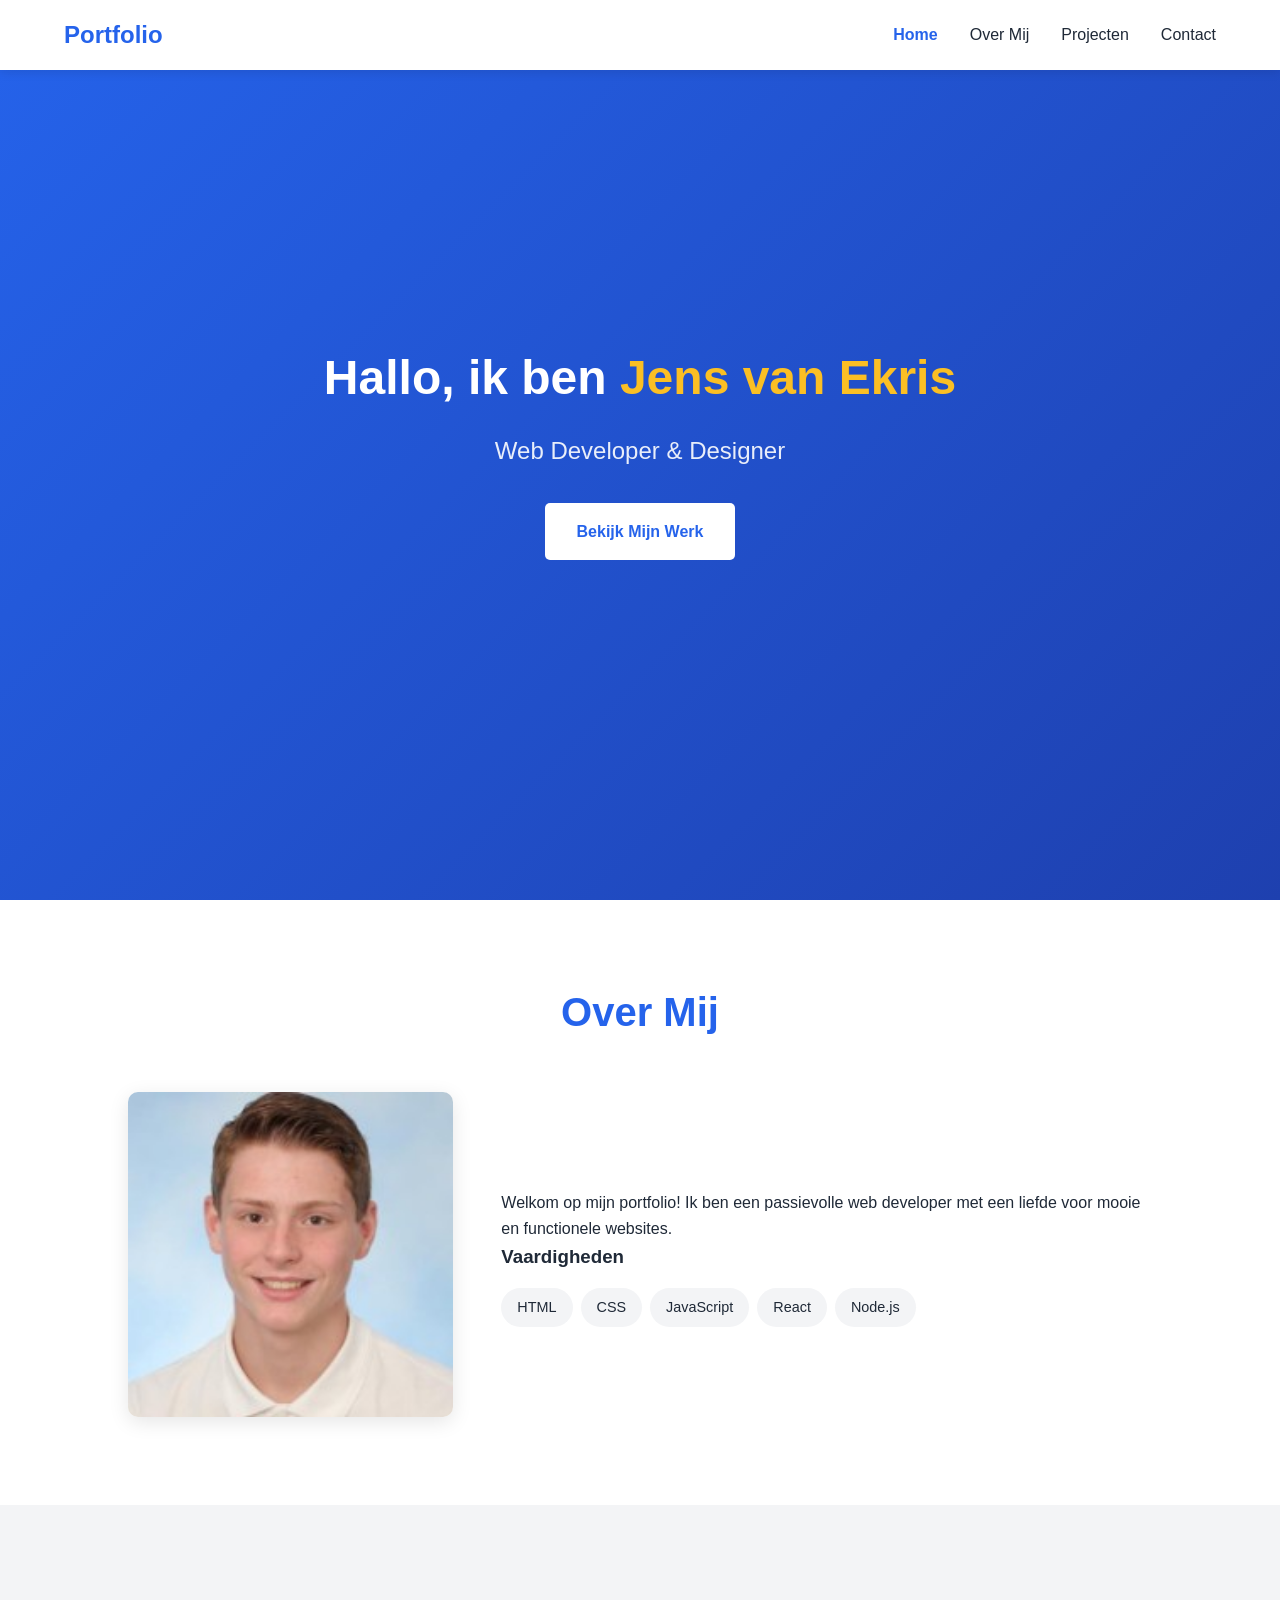
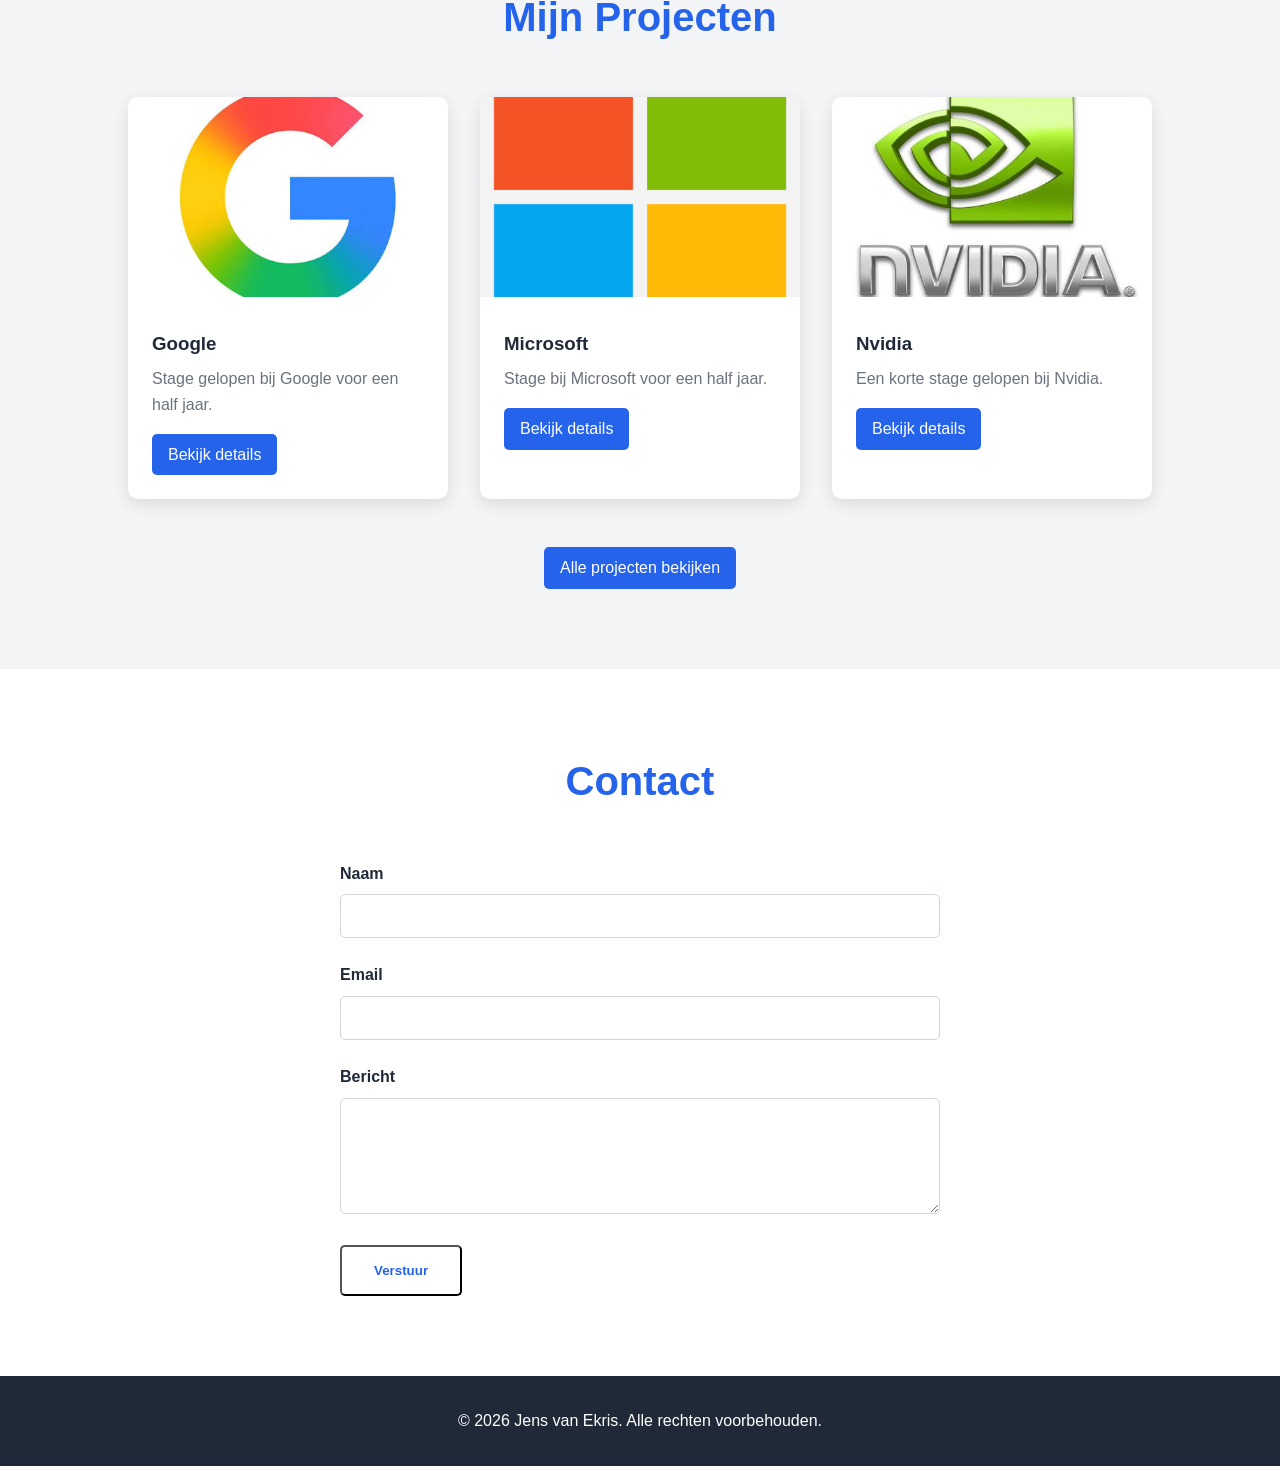
<file: index.html>
<!DOCTYPE html>
<html lang="nl">
<head>
    <meta charset="UTF-8">
    <meta name="viewport" content="width=device-width, initial-scale=1.0">
    <title>Mijn Portfolio</title>
    <link rel="stylesheet" href="css/styles.css">
</head>
<body>
    <header>
        <nav>
            <div class="logo">Portfolio</div>
            <ul class="nav-links">
                <li><a href="#home" aria-current="page">Home</a></li>
                <li><a href="#about">Over Mij</a></li>
                <li><a href="#projects">Projecten</a></li>
                <li><a href="#contact">Contact</a></li>
            </ul>
            <div class="hamburger">
                <span></span>
                <span></span>
                <span></span>
            </div>
        </nav>
    </header>

    <main>
        <section id="home" class="hero">
            <div class="hero-content">
                <h1>Hallo, ik ben <span class="highlight">Jens van Ekris</span></h1>
                <p class="subtitle">Web Developer & Designer</p>
                <a href="projecten.html" class="cta-button">Bekijk Mijn Werk</a>
            </div>
        </section>

        <section id="about" class="about">
            <h2>Over Mij</h2>
            <div class="about-content">
                <div class="about-image">
                    <img src="assets/images/profile.jpeg" alt="Profielfoto">
                </div>
                <div class="about-text">
                    <p>Welkom op mijn portfolio! Ik ben een passievolle web developer met een liefde voor mooie en functionele websites.</p>
                    <div class="skills">
                        <h3>Vaardigheden</h3>
                        <div class="skill-tags">
                            <span class="tag">HTML</span>
                            <span class="tag">CSS</span>
                            <span class="tag">JavaScript</span>
                            <span class="tag">React</span>
                            <span class="tag">Node.js</span>
                        </div>
                    </div>
                </div>
            </div>
        </section>

        <section id="projects" class="projects">
            <h2>Mijn Projecten</h2>
            <div class="project-grid">
                <div class="project-card">
                    <img src="assets/images/project1.jpg" alt="Project 1">
                    <div class="project-info">
                        <h3>Google</h3>
                        <p>Stage gelopen bij Google voor een half jaar.</p>
                        <div class="project-links">
                            <a href="project-google.html" class="btn">Bekijk details</a>
                        </div>
                    </div>
                </div>
                <div class="project-card">
                    <img src="assets/images/project2.png" alt="Project 2">
                    <div class="project-info">
                        <h3>Microsoft</h3>
                        <p>Stage bij Microsoft voor een half jaar.</p>
                        <div class="project-links">
                            <a href="project-microsoft.html" class="btn">Bekijk details</a>
                        </div>
                    </div>
                </div>
                <div class="project-card">
                    <img src="assets/images/project3.jpg" alt="Project 3">
                    <div class="project-info">
                        <h3>Nvidia</h3>
                        <p>Een korte stage gelopen bij Nvidia.</p>
                        <div class="project-links">
                            <a href="project-nvidia.html" class="btn">Bekijk details</a>
                        </div>
                    </div>
                </div>
            </div>

            <p class="projects-footer">
                <a href="projecten.html" class="btn">Alle projecten bekijken</a>
            </p>
        </section>

        <section id="contact" class="contact">
            <h2>Contact</h2>
            <form id="contact-form">
                <div class="form-group">
                    <label for="name">Naam</label>
                    <input type="text" id="name" name="name" required>
                </div>
                <div class="form-group">
                    <label for="email">Email</label>
                    <input type="email" id="email" name="email" required>
                </div>
                <div class="form-group">
                    <label for="message">Bericht</label>
                    <textarea id="message" name="message" rows="5" required></textarea>
                </div>
                <button type="submit" class="cta-button">Verstuur</button>
            </form>
        </section>
    </main>

    <footer>
        <p>&copy; 2026 Jens van Ekris. Alle rechten voorbehouden.</p>

    </footer>

    <script src="js/main.js"></script>
</body>
</html>
</file>
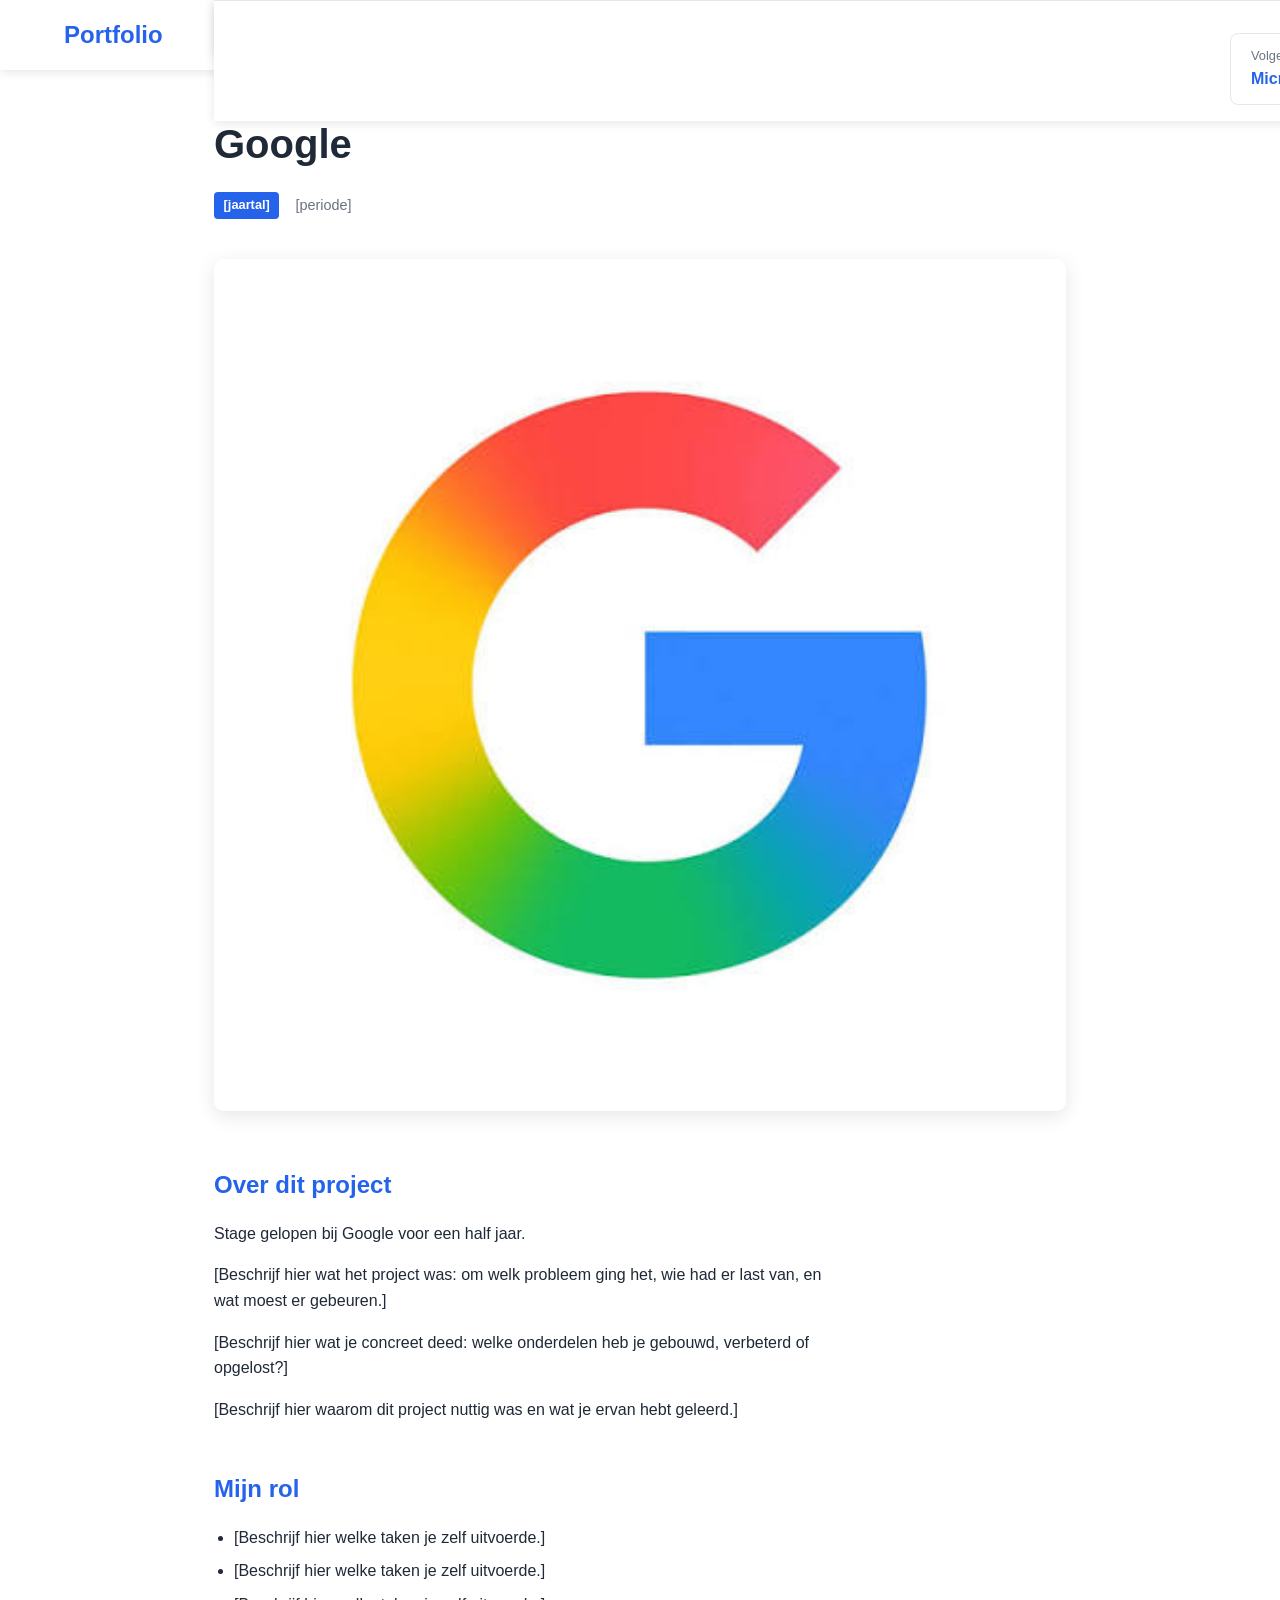
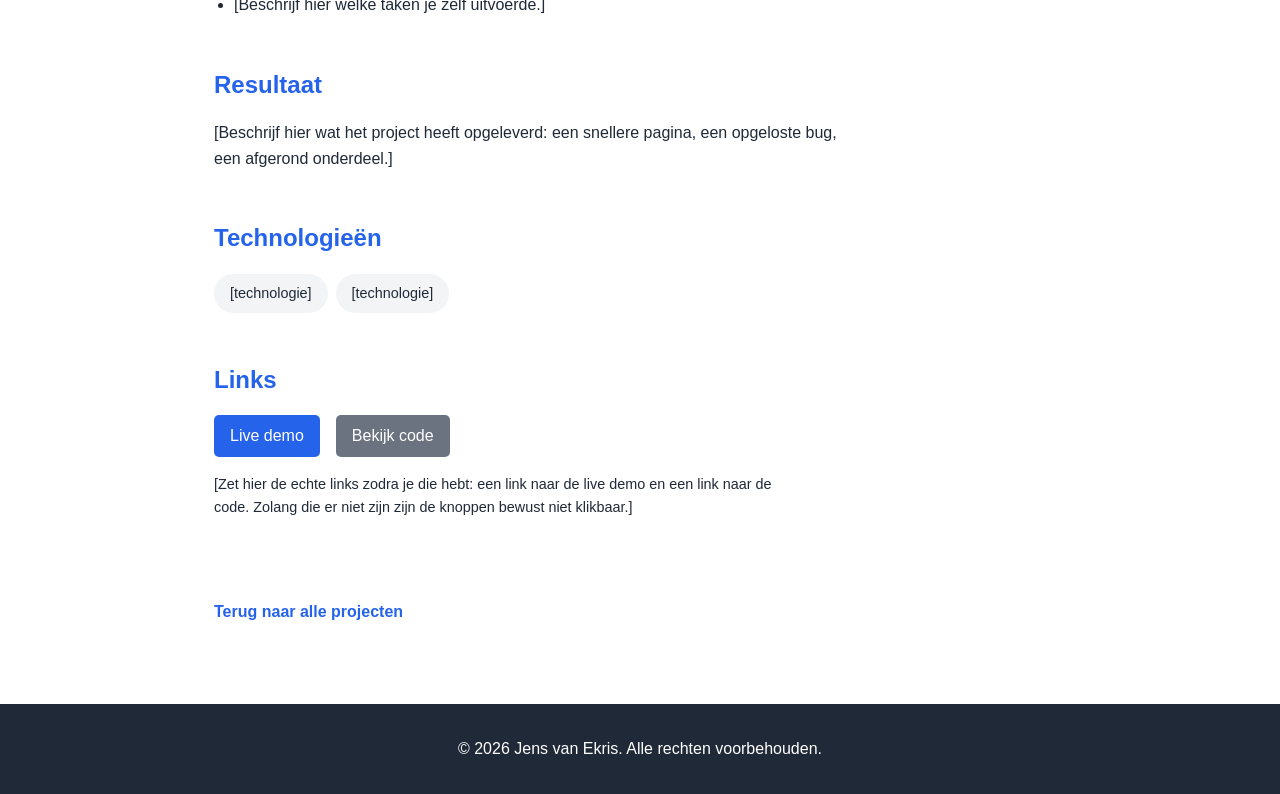
<file: project-google.html>
<!DOCTYPE html>
<html lang="nl">
<head>
    <meta charset="UTF-8">
    <meta name="viewport" content="width=device-width, initial-scale=1.0">
    <title>Google | Jens van Ekris</title>
    <meta name="description" content="Project bij Google van Jens van Ekris.">
    <link rel="stylesheet" href="css/styles.css">
</head>
<body>
    <header>
        <nav>
            <a class="logo" href="index.html">Portfolio</a>
            <ul class="nav-links">
                <li><a href="index.html">Home</a></li>
                <li><a href="index.html#about">Over Mij</a></li>
                <li><a href="projecten.html">Projecten</a></li>
                <li><a href="index.html#contact">Contact</a></li>
            </ul>
            <div class="hamburger">
                <span></span>
                <span></span>
                <span></span>
            </div>
        </nav>
    </header>

    <main>
        <article class="project-detail">
            <nav class="breadcrumb" aria-label="Kruimelpad">
                <a href="index.html">Home</a>
                <span aria-hidden="true">/</span>
                <a href="projecten.html">Projecten</a>
                <span aria-hidden="true">/</span>
                <span aria-current="page">Google</span>
            </nav>

            <header class="detail-header">
                <h1>Google</h1>
                <p class="detail-meta">
                    <span class="year-badge">[jaartal]</span>
                    <span class="detail-period">[periode]</span>
                </p>
            </header>

            <figure class="detail-media">
                <img src="assets/images/project1.jpg" alt="Afbeelding bij het project Google">
            </figure>
        <section class="detail-section">
                <h2>Over dit project</h2>
                <p>Stage gelopen bij Google voor een half jaar.</p>
                <p>[Beschrijf hier wat het project was: om welk probleem ging het, wie had er last van, en wat moest er gebeuren.]</p>
                <p>[Beschrijf hier wat je concreet deed: welke onderdelen heb je gebouwd, verbeterd of opgelost?]</p>
                <p>[Beschrijf hier waarom dit project nuttig was en wat je ervan hebt geleerd.]</p>
            </section>

            <section class="detail-section">
                <h2>Mijn rol</h2>
                <ul>
                    <li>[Beschrijf hier welke taken je zelf uitvoerde.]</li>
                    <li>[Beschrijf hier welke taken je zelf uitvoerde.]</li>
                    <li>[Beschrijf hier welke taken je zelf uitvoerde.]</li>
                </ul>
            </section>

            <section class="detail-section">
                <h2>Resultaat</h2>
                <p>[Beschrijf hier wat het project heeft opgeleverd: een snellere pagina, een opgeloste bug, een afgerond onderdeel.]</p>
            </section>

            <section class="detail-section">
                <h2>Technologieën</h2>
                <div class="tag-list">
                    <span class="tag">[technologie]</span>
                    <span class="tag">[technologie]</span>
                </div>
            </section>

            <section class="detail-section">
                <h2>Links</h2>
                <div class="project-links">
                    <span class="btn">Live demo</span>
                    <span class="btn btn-secondary">Bekijk code</span>
                </div>
                <p class="placeholder-note">[Zet hier de echte links zodra je die hebt: een link naar de live demo en een link naar de code. Zolang die er niet zijn zijn de knoppen bewust niet klikbaar.]</p>
            </section>

            <nav class="detail-pagination" aria-label="Projectnavigatie">
                <a class="pagination-next" href="project-microsoft.html">
                    <span class="pagination-label">Volgend project</span>
                    <span class="pagination-title">Microsoft</span>
                </a>
            </nav>

            <a href="projecten.html" class="back-link">Terug naar alle projecten</a>
        </article>
    </main>

    <footer>
        <p>&copy; 2026 Jens van Ekris. Alle rechten voorbehouden.</p>

    </footer>

    <script src="js/main.js"></script>
</body>
</html>
</file>
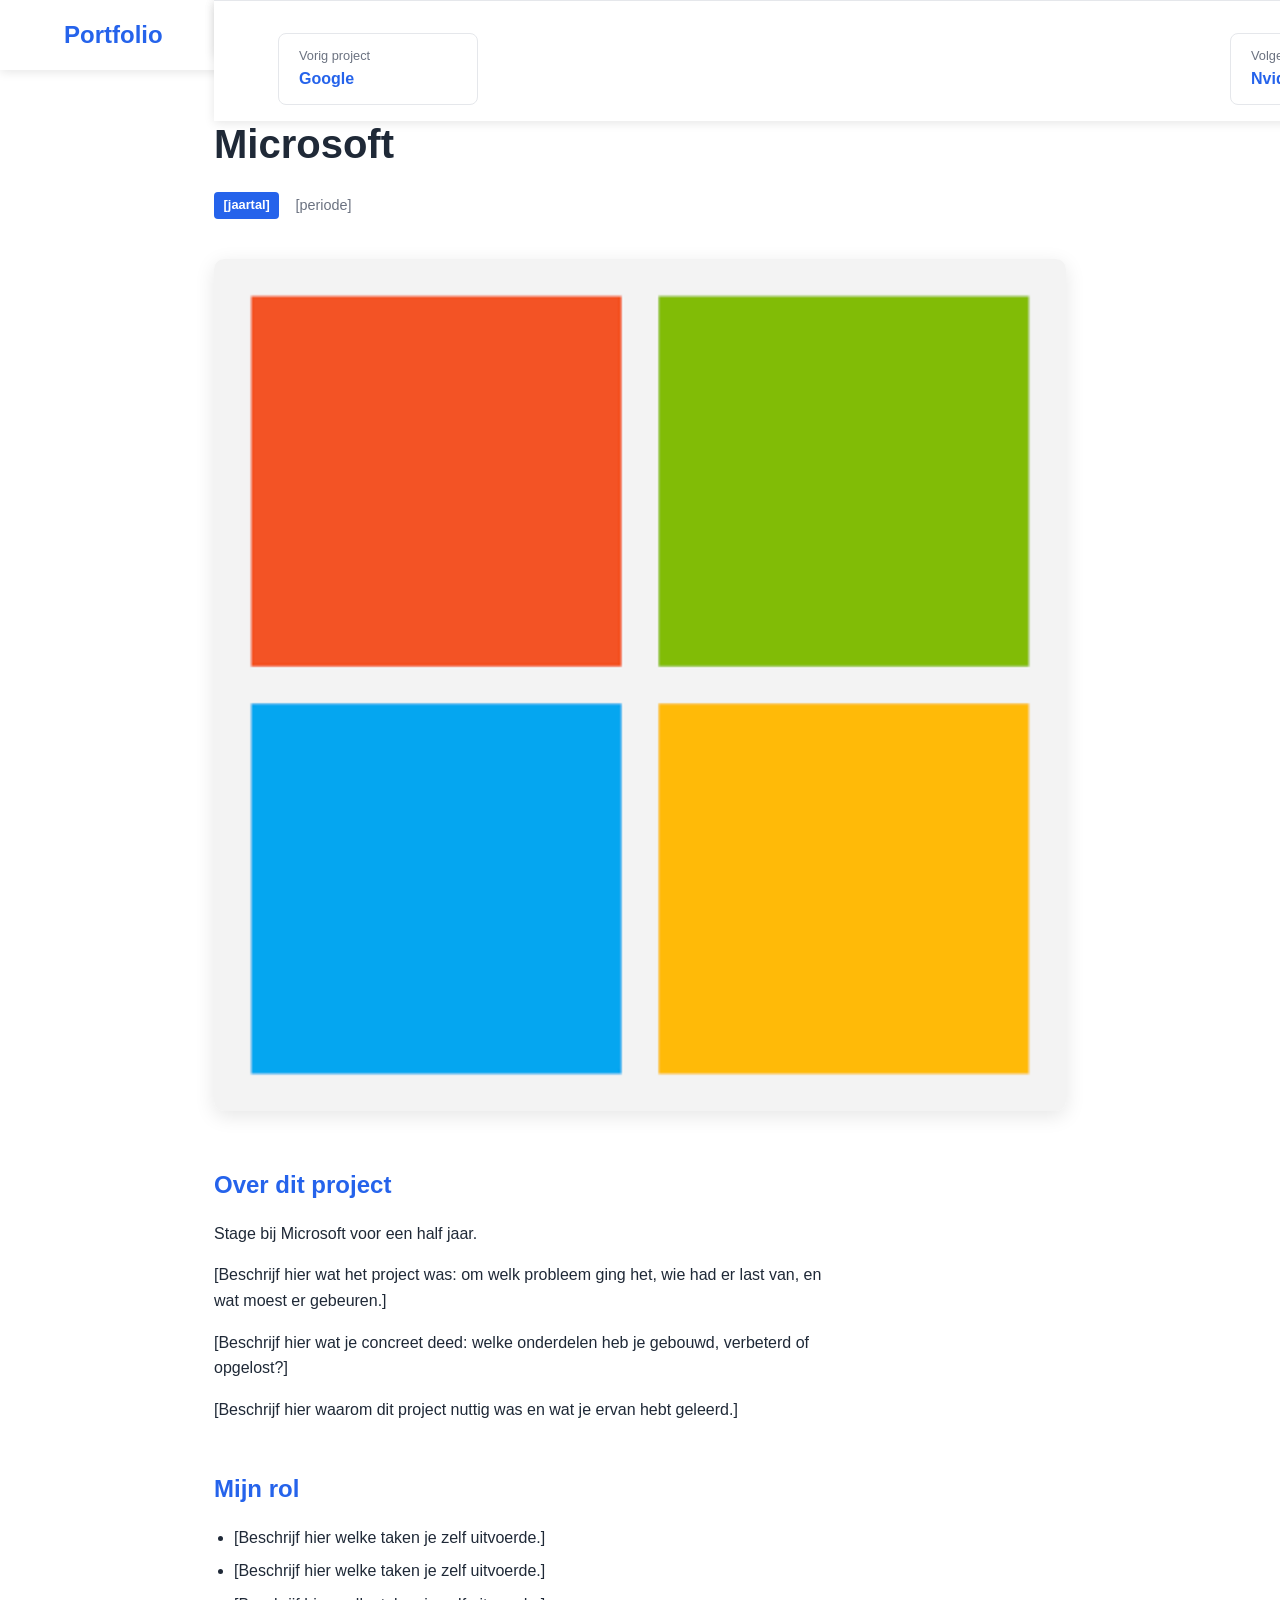
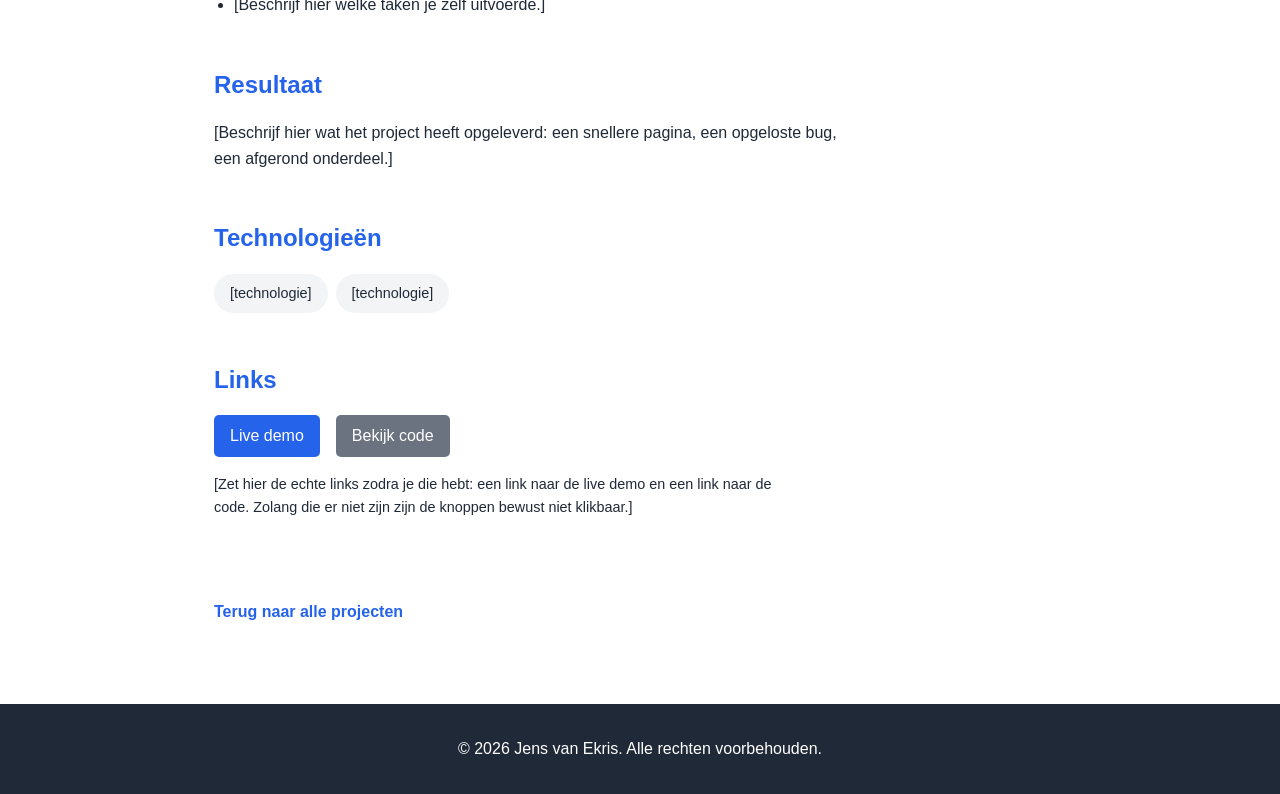
<file: project-microsoft.html>
<!DOCTYPE html>
<html lang="nl">
<head>
    <meta charset="UTF-8">
    <meta name="viewport" content="width=device-width, initial-scale=1.0">
    <title>Microsoft | Jens van Ekris</title>
    <meta name="description" content="Project bij Microsoft van Jens van Ekris.">
    <link rel="stylesheet" href="css/styles.css">
</head>
<body>
    <header>
        <nav>
            <a class="logo" href="index.html">Portfolio</a>
            <ul class="nav-links">
                <li><a href="index.html">Home</a></li>
                <li><a href="index.html#about">Over Mij</a></li>
                <li><a href="projecten.html">Projecten</a></li>
                <li><a href="index.html#contact">Contact</a></li>
            </ul>
            <div class="hamburger">
                <span></span>
                <span></span>
                <span></span>
            </div>
        </nav>
    </header>

    <main>
        <article class="project-detail">
            <nav class="breadcrumb" aria-label="Kruimelpad">
                <a href="index.html">Home</a>
                <span aria-hidden="true">/</span>
                <a href="projecten.html">Projecten</a>
                <span aria-hidden="true">/</span>
                <span aria-current="page">Microsoft</span>
            </nav>

            <header class="detail-header">
                <h1>Microsoft</h1>
                <p class="detail-meta">
                    <span class="year-badge">[jaartal]</span>
                    <span class="detail-period">[periode]</span>
                </p>
            </header>

            <figure class="detail-media">
                <img src="assets/images/project2.png" alt="Afbeelding bij het project Microsoft">
            </figure>
        <section class="detail-section">
                <h2>Over dit project</h2>
                <p>Stage bij Microsoft voor een half jaar.</p>
                <p>[Beschrijf hier wat het project was: om welk probleem ging het, wie had er last van, en wat moest er gebeuren.]</p>
                <p>[Beschrijf hier wat je concreet deed: welke onderdelen heb je gebouwd, verbeterd of opgelost?]</p>
                <p>[Beschrijf hier waarom dit project nuttig was en wat je ervan hebt geleerd.]</p>
            </section>

            <section class="detail-section">
                <h2>Mijn rol</h2>
                <ul>
                    <li>[Beschrijf hier welke taken je zelf uitvoerde.]</li>
                    <li>[Beschrijf hier welke taken je zelf uitvoerde.]</li>
                    <li>[Beschrijf hier welke taken je zelf uitvoerde.]</li>
                </ul>
            </section>

            <section class="detail-section">
                <h2>Resultaat</h2>
                <p>[Beschrijf hier wat het project heeft opgeleverd: een snellere pagina, een opgeloste bug, een afgerond onderdeel.]</p>
            </section>

            <section class="detail-section">
                <h2>Technologieën</h2>
                <div class="tag-list">
                    <span class="tag">[technologie]</span>
                    <span class="tag">[technologie]</span>
                </div>
            </section>

            <section class="detail-section">
                <h2>Links</h2>
                <div class="project-links">
                    <span class="btn">Live demo</span>
                    <span class="btn btn-secondary">Bekijk code</span>
                </div>
                <p class="placeholder-note">[Zet hier de echte links zodra je die hebt: een link naar de live demo en een link naar de code. Zolang die er niet zijn zijn de knoppen bewust niet klikbaar.]</p>
            </section>

            <nav class="detail-pagination" aria-label="Projectnavigatie">
                <a class="pagination-prev" href="project-google.html">
                    <span class="pagination-label">Vorig project</span>
                    <span class="pagination-title">Google</span>
                </a>
                <a class="pagination-next" href="project-nvidia.html">
                    <span class="pagination-label">Volgend project</span>
                    <span class="pagination-title">Nvidia</span>
                </a>
            </nav>

            <a href="projecten.html" class="back-link">Terug naar alle projecten</a>
        </article>
    </main>

    <footer>
        <p>&copy; 2026 Jens van Ekris. Alle rechten voorbehouden.</p>

    </footer>

    <script src="js/main.js"></script>
</body>
</html>
</file>
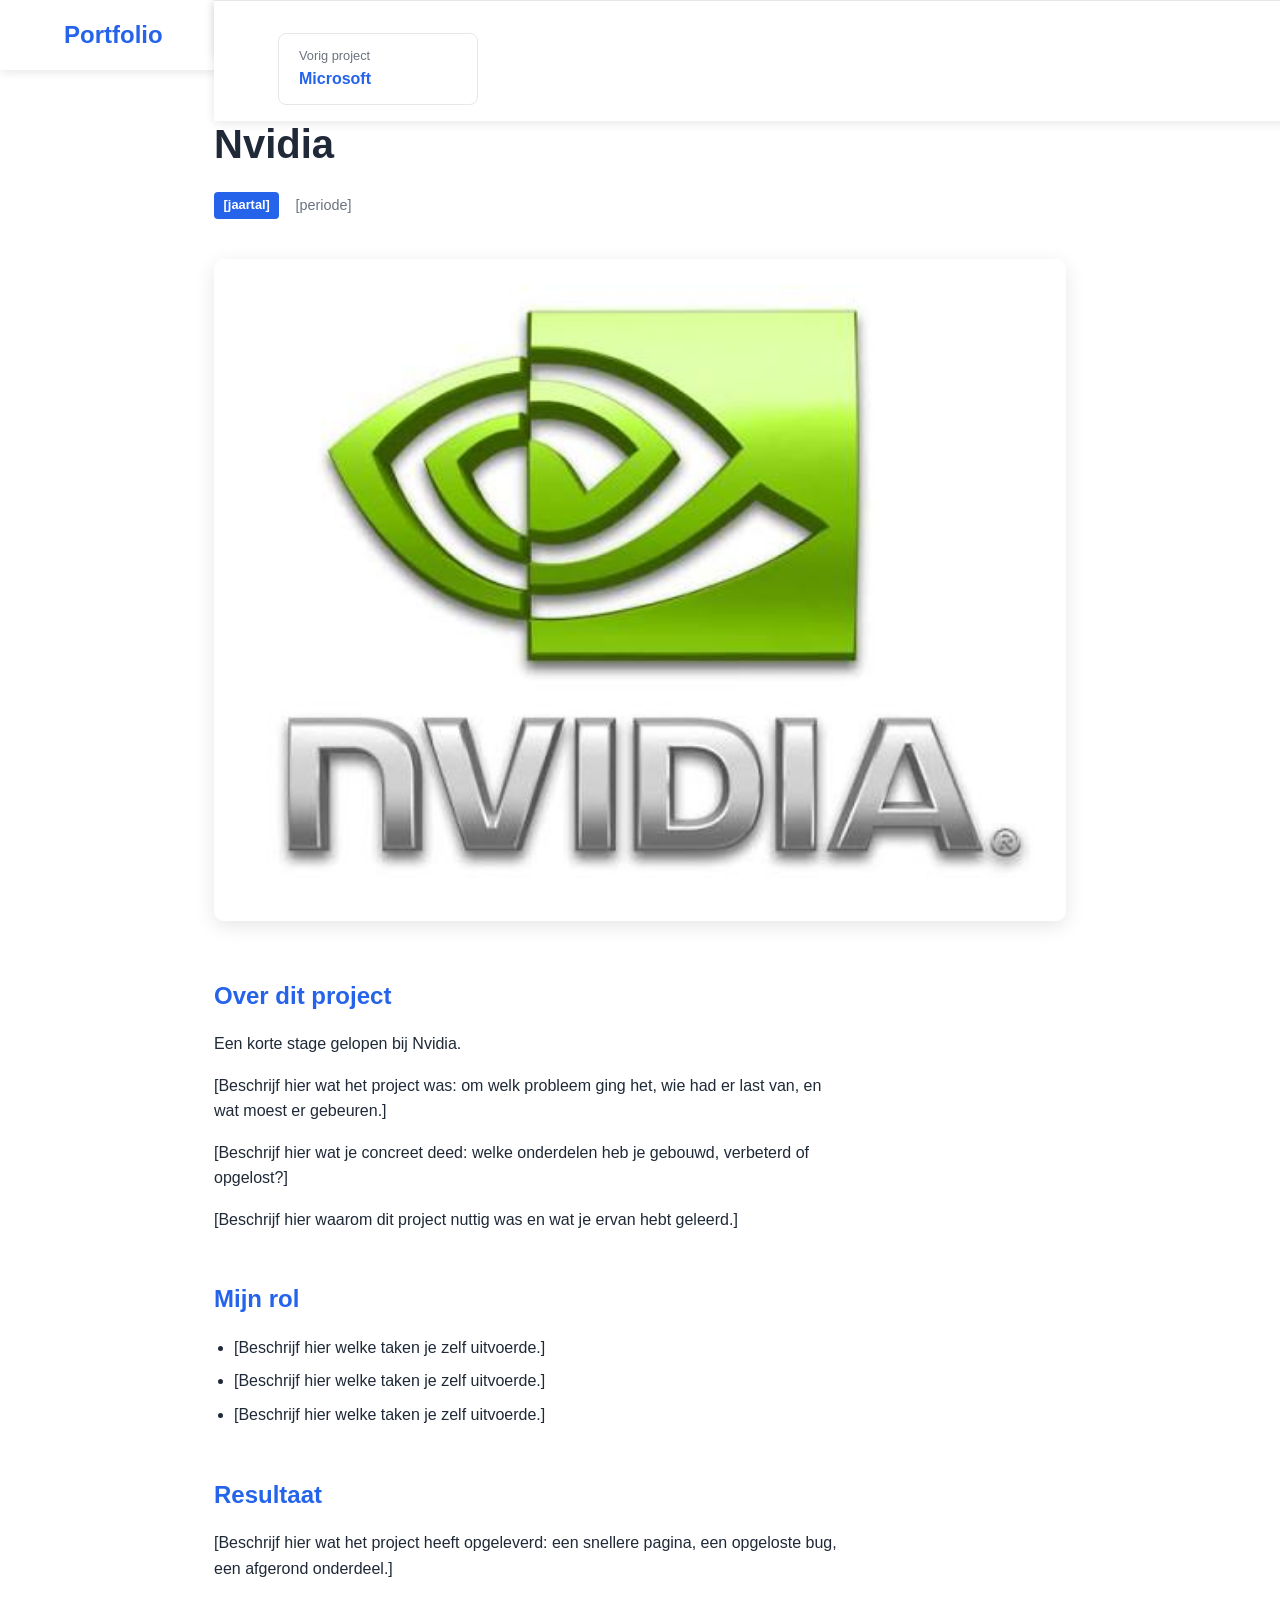
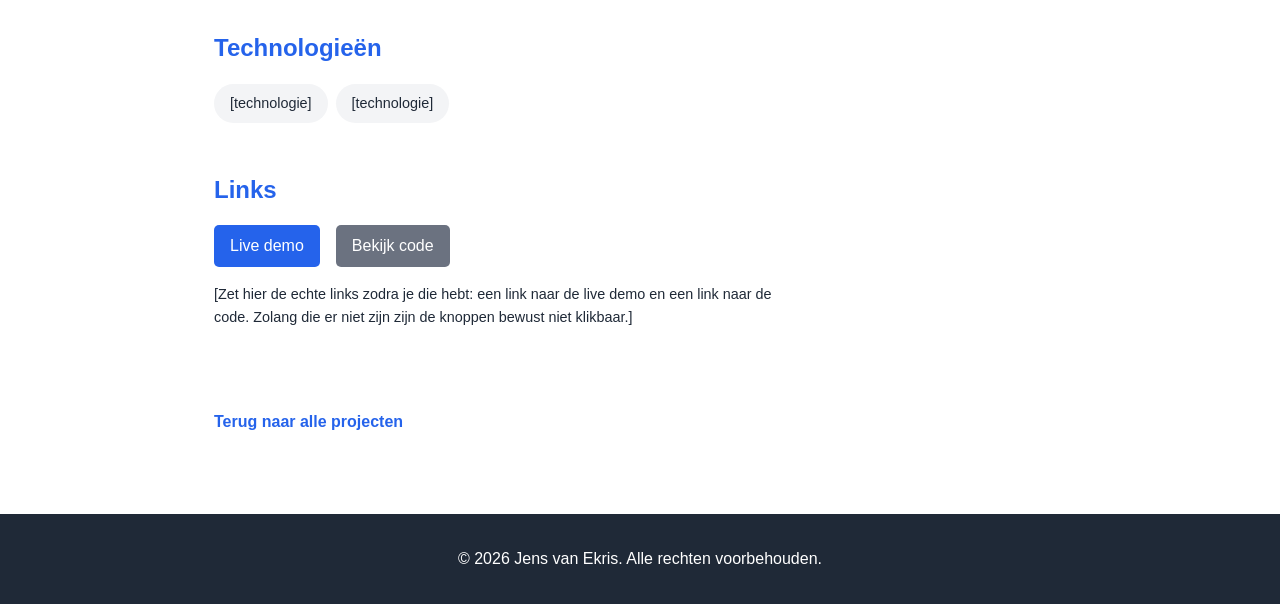
<file: project-nvidia.html>
<!DOCTYPE html>
<html lang="nl">
<head>
    <meta charset="UTF-8">
    <meta name="viewport" content="width=device-width, initial-scale=1.0">
    <title>Nvidia | Jens van Ekris</title>
    <meta name="description" content="Project bij Nvidia van Jens van Ekris.">
    <link rel="stylesheet" href="css/styles.css">
</head>
<body>
    <header>
        <nav>
            <a class="logo" href="index.html">Portfolio</a>
            <ul class="nav-links">
                <li><a href="index.html">Home</a></li>
                <li><a href="index.html#about">Over Mij</a></li>
                <li><a href="projecten.html">Projecten</a></li>
                <li><a href="index.html#contact">Contact</a></li>
            </ul>
            <div class="hamburger">
                <span></span>
                <span></span>
                <span></span>
            </div>
        </nav>
    </header>

    <main>
        <article class="project-detail">
            <nav class="breadcrumb" aria-label="Kruimelpad">
                <a href="index.html">Home</a>
                <span aria-hidden="true">/</span>
                <a href="projecten.html">Projecten</a>
                <span aria-hidden="true">/</span>
                <span aria-current="page">Nvidia</span>
            </nav>

            <header class="detail-header">
                <h1>Nvidia</h1>
                <p class="detail-meta">
                    <span class="year-badge">[jaartal]</span>
                    <span class="detail-period">[periode]</span>
                </p>
            </header>

            <figure class="detail-media">
                <img src="assets/images/project3.jpg" alt="Afbeelding bij het project Nvidia">
            </figure>
        <section class="detail-section">
                <h2>Over dit project</h2>
                <p>Een korte stage gelopen bij Nvidia.</p>
                <p>[Beschrijf hier wat het project was: om welk probleem ging het, wie had er last van, en wat moest er gebeuren.]</p>
                <p>[Beschrijf hier wat je concreet deed: welke onderdelen heb je gebouwd, verbeterd of opgelost?]</p>
                <p>[Beschrijf hier waarom dit project nuttig was en wat je ervan hebt geleerd.]</p>
            </section>

            <section class="detail-section">
                <h2>Mijn rol</h2>
                <ul>
                    <li>[Beschrijf hier welke taken je zelf uitvoerde.]</li>
                    <li>[Beschrijf hier welke taken je zelf uitvoerde.]</li>
                    <li>[Beschrijf hier welke taken je zelf uitvoerde.]</li>
                </ul>
            </section>

            <section class="detail-section">
                <h2>Resultaat</h2>
                <p>[Beschrijf hier wat het project heeft opgeleverd: een snellere pagina, een opgeloste bug, een afgerond onderdeel.]</p>
            </section>

            <section class="detail-section">
                <h2>Technologieën</h2>
                <div class="tag-list">
                    <span class="tag">[technologie]</span>
                    <span class="tag">[technologie]</span>
                </div>
            </section>

            <section class="detail-section">
                <h2>Links</h2>
                <div class="project-links">
                    <span class="btn">Live demo</span>
                    <span class="btn btn-secondary">Bekijk code</span>
                </div>
                <p class="placeholder-note">[Zet hier de echte links zodra je die hebt: een link naar de live demo en een link naar de code. Zolang die er niet zijn zijn de knoppen bewust niet klikbaar.]</p>
            </section>

            <nav class="detail-pagination" aria-label="Projectnavigatie">
                <a class="pagination-prev" href="project-microsoft.html">
                    <span class="pagination-label">Vorig project</span>
                    <span class="pagination-title">Microsoft</span>
                </a>
            </nav>

            <a href="projecten.html" class="back-link">Terug naar alle projecten</a>
        </article>
    </main>

    <footer>
        <p>&copy; 2026 Jens van Ekris. Alle rechten voorbehouden.</p>

    </footer>

    <script src="js/main.js"></script>
</body>
</html>
</file>
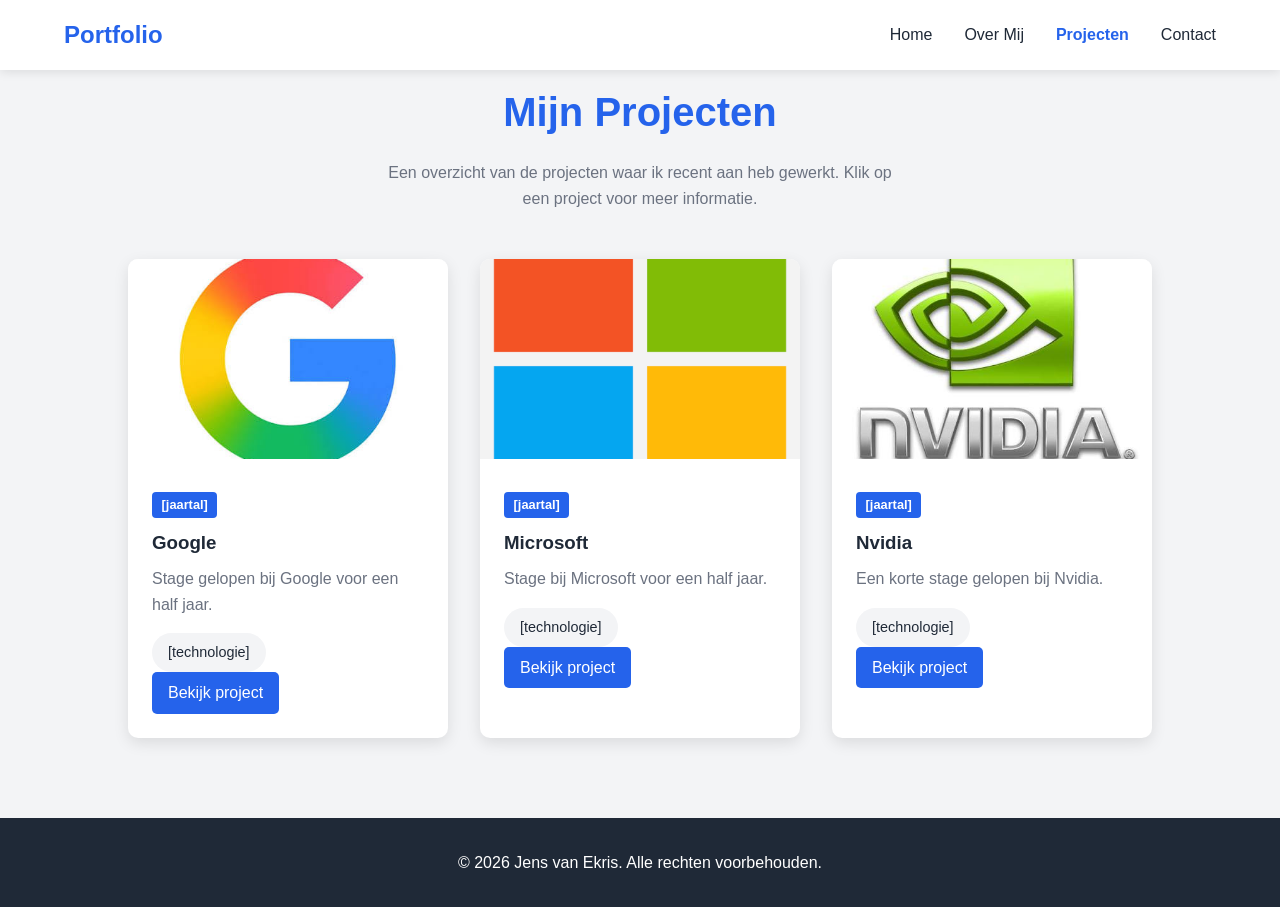
<file: projecten.html>
<!DOCTYPE html>
<html lang="nl">
<head>
    <meta charset="UTF-8">
    <meta name="viewport" content="width=device-width, initial-scale=1.0">
    <title>Projecten | Jens van Ekris</title>
    <meta name="description" content="Overzicht van de projecten waar Jens van Ekris recent aan heeft gewerkt.">
    <link rel="stylesheet" href="css/styles.css">
</head>
<body>
    <header>
        <nav>
            <a class="logo" href="index.html">Portfolio</a>
            <ul class="nav-links">
                <li><a href="index.html">Home</a></li>
                <li><a href="index.html#about">Over Mij</a></li>
                <li><a href="projecten.html" aria-current="page">Projecten</a></li>
                <li><a href="index.html#contact">Contact</a></li>
            </ul>
            <div class="hamburger">
                <span></span>
                <span></span>
                <span></span>
            </div>
        </nav>
    </header>

    <main>
        <section id="projects" class="projects">
            <h2>Mijn Projecten</h2>
            <p class="projects-intro">Een overzicht van de projecten waar ik recent aan heb gewerkt. Klik op een project voor meer informatie.</p>

            <div class="project-grid">
                <a class="project-card" href="project-google.html">
                    <img src="assets/images/project1.jpg" alt="Afbeelding bij het project Google">
                    <div class="project-info">
                        <span class="year-badge">[jaartal]</span>
                        <h3>Google</h3>
                        <p>Stage gelopen bij Google voor een half jaar.</p>
                        <div class="tag-list">
                            <span class="tag">[technologie]</span>
                        </div>
                        <span class="btn">Bekijk project</span>
                    </div>
                </a>

                <a class="project-card" href="project-microsoft.html">
                    <img src="assets/images/project2.png" alt="Afbeelding bij het project Microsoft">
                    <div class="project-info">
                        <span class="year-badge">[jaartal]</span>
                        <h3>Microsoft</h3>
                        <p>Stage bij Microsoft voor een half jaar.</p>
                        <div class="tag-list">
                            <span class="tag">[technologie]</span>
                        </div>
                        <span class="btn">Bekijk project</span>
                    </div>
                </a>

                <a class="project-card" href="project-nvidia.html">
                    <img src="assets/images/project3.jpg" alt="Afbeelding bij het project Nvidia">
                    <div class="project-info">
                        <span class="year-badge">[jaartal]</span>
                        <h3>Nvidia</h3>
                        <p>Een korte stage gelopen bij Nvidia.</p>
                        <div class="tag-list">
                            <span class="tag">[technologie]</span>
                        </div>
                        <span class="btn">Bekijk project</span>
                    </div>
                </a>
            </div>
        </section>
    </main>

    <footer>
        <p>&copy; 2026 Jens van Ekris. Alle rechten voorbehouden.</p>

    </footer>

    <script src="js/main.js"></script>
</body>
</html>
</file>
<file: css/styles.css>
* {
    margin: 0;
    padding: 0;
    box-sizing: border-box;
}

:root {
    --primary-color: #2563eb;
    --secondary-color: #1e40af;
    --text-color: #1f2937;
    --bg-color: #ffffff;
    --bg-secondary: #f3f4f6;
}

html {
    scroll-behavior: smooth;
}

body {
    font-family: 'Segoe UI', Tahoma, Geneva, Verdana, sans-serif;
    line-height: 1.6;
    color: var(--text-color);
}

/* Navigation */
nav {
    display: flex;
    justify-content: space-between;
    align-items: center;
    padding: 1rem 5%;
    background: var(--bg-color);
    position: fixed;
    width: 100%;
    top: 0;
    z-index: 100;
    box-shadow: 0 2px 10px rgba(0, 0, 0, 0.1);
}

.logo {
    font-size: 1.5rem;
    font-weight: bold;
    color: var(--primary-color);
    text-decoration: none;
}

.nav-links {
    display: flex;
    list-style: none;
    gap: 2rem;
}

.nav-links a {
    text-decoration: none;
    color: var(--text-color);
    transition: color 0.3s;
}

.nav-links a:hover {
    color: var(--primary-color);
}

.hamburger {
    display: none;
    flex-direction: column;
    cursor: pointer;
}

.hamburger span {
    width: 25px;
    height: 3px;
    background: var(--text-color);
    margin: 3px 0;
    transition: 0.3s;
}

/* Hero Section */
.hero {
    height: 100vh;
    display: flex;
    align-items: center;
    justify-content: center;
    background: linear-gradient(135deg, var(--primary-color), var(--secondary-color));
    color: white;
    text-align: center;
}

.hero h1 {
    font-size: 3rem;
    margin-bottom: 1rem;
}

.highlight {
    color: #fbbf24;
}

.subtitle {
    font-size: 1.5rem;
    margin-bottom: 2rem;
    opacity: 0.9;
}

.cta-button {
    display: inline-block;
    padding: 1rem 2rem;
    background: white;
    color: var(--primary-color);
    text-decoration: none;
    border-radius: 5px;
    font-weight: bold;
    transition: transform 0.3s, box-shadow 0.3s;
}

.cta-button:hover {
    transform: translateY(-3px);
    box-shadow: 0 5px 20px rgba(0, 0, 0, 0.2);
}

/* Sections */
section {
    padding: 5rem 10%;
}

h2 {
    text-align: center;
    font-size: 2.5rem;
    margin-bottom: 3rem;
    color: var(--primary-color);
}

/* About Section */
.about-content {
    display: grid;
    grid-template-columns: 1fr 2fr;
    gap: 3rem;
    align-items: center;
}

.about-image img {
    width: 100%;
    border-radius: 10px;
    box-shadow: 0 5px 20px rgba(0, 0, 0, 0.1);
}

.skill-tags,
.tag-list {
    display: flex;
    flex-wrap: wrap;
    gap: 0.5rem;
    margin-top: 1rem;
}

.tag {
    padding: 0.5rem 1rem;
    background: var(--bg-secondary);
    border-radius: 20px;
    font-size: 0.9rem;
}

/* Projects Section */
.projects {
    background: var(--bg-secondary);
}

.projects-footer {
    margin-top: 3rem;
    text-align: center;
}

.project-grid {
    display: grid;
    grid-template-columns: repeat(auto-fit, minmax(300px, 1fr));
    gap: 2rem;
}

.project-card {
    background: white;
    border-radius: 10px;
    overflow: hidden;
    box-shadow: 0 5px 15px rgba(0, 0, 0, 0.1);
    transition: transform 0.3s;
}

.project-card:hover {
    transform: translateY(-5px);
}

a.project-card {
    display: block;
    color: inherit;
    text-decoration: none;
}

.projects-intro {
    max-width: 60ch;
    margin: -2rem auto 3rem;
    text-align: center;
    color: #6b7280;
}

.year-badge {
    display: inline-block;
    padding: 0.2rem 0.6rem;
    margin-bottom: 0.6rem;
    background: var(--primary-color);
    color: white;
    border-radius: 4px;
    font-size: 0.8rem;
    font-weight: bold;
}

.nav-links a[aria-current="page"] {
    color: var(--primary-color);
    font-weight: bold;
}

.project-card img {
    width: 100%;
    height: 200px;
    object-fit: cover;
}

.project-info {
    padding: 1.5rem;
}

.project-info h3 {
    margin-bottom: 0.5rem;
}

.project-info p {
    color: #6b7280;
    margin-bottom: 1rem;
}

.project-links {
    display: flex;
    gap: 1rem;
}

.btn {
    display: inline-block;
    padding: 0.5rem 1rem;
    background: var(--primary-color);
    color: white;
    text-decoration: none;
    border-radius: 5px;
    transition: background 0.3s;
}

.btn:hover {
    background: var(--secondary-color);
}

.btn-secondary {
    background: #6b7280;
}

.btn-secondary:hover {
    background: #4b5563;
}

/* Detail Page */
.project-detail {
    max-width: 900px;
    margin: 0 auto;
    padding: 7rem 1.5rem 5rem;
}

.breadcrumb {
    display: flex;
    flex-wrap: wrap;
    gap: 0.5rem;
    margin-bottom: 2rem;
    font-size: 0.9rem;
}

.breadcrumb a {
    color: var(--primary-color);
    text-decoration: none;
}

.breadcrumb a:hover {
    text-decoration: underline;
}

.breadcrumb span[aria-hidden="true"] {
    color: #9ca3af;
}

.breadcrumb [aria-current="page"] {
    color: var(--text-color);
    font-weight: bold;
}

.detail-header h1 {
    font-size: 2.5rem;
    margin-bottom: 1rem;
}

.detail-meta {
    display: flex;
    align-items: center;
    gap: 1rem;
    margin-bottom: 2.5rem;
}

.detail-meta .year-badge {
    margin-bottom: 0;
}

.detail-period {
    color: #6b7280;
    font-size: 0.9rem;
}

.detail-media {
    margin: 0 0 3rem;
}

.detail-media img {
    width: 100%;
    border-radius: 10px;
    box-shadow: 0 5px 20px rgba(0, 0, 0, 0.1);
}

.detail-section {
    padding: 0;
    margin-bottom: 3rem;
}

.detail-section h2 {
    text-align: left;
    font-size: 1.5rem;
    margin-bottom: 1rem;
}

.detail-section p,
.detail-section li {
    max-width: 70ch;
    color: var(--text-color);
}

.detail-section p + p {
    margin-top: 1rem;
}

.detail-section ul {
    padding-left: 1.25rem;
}

.detail-section li + li {
    margin-top: 0.5rem;
}

.detail-section .tag-list {
    margin-top: 0;
}

.placeholder-note {
    margin-top: 1rem;
    color: #9ca3af;
    font-size: 0.9rem;
}

.detail-pagination {
    display: flex;
    justify-content: space-between;
    gap: 1rem;
    flex-wrap: wrap;
    padding-top: 2rem;
    border-top: 1px solid #e5e7eb;
}

.pagination-prev,
.pagination-next {
    display: flex;
    flex-direction: column;
    padding: 0.75rem 1.25rem;
    border: 1px solid #e5e7eb;
    border-radius: 8px;
    min-width: 200px;
    text-decoration: none;
}

.pagination-next {
    margin-left: auto;
}

.pagination-prev:hover,
.pagination-next:hover {
    border-color: var(--primary-color);
    background: #fff;
}

.pagination-label {
    font-size: 0.8rem;
    color: #6b7280;
}

.pagination-title {
    font-weight: bold;
    color: var(--primary-color);
}

.back-link {
    display: inline-block;
    margin-top: 2rem;
    color: var(--primary-color);
    font-weight: bold;
    text-decoration: none;
}

.back-link:hover {
    text-decoration: underline;
}

/* Contact Section */
#contact-form {
    max-width: 600px;
    margin: 0 auto;
}

.form-group {
    margin-bottom: 1.5rem;
}

.form-group label {
    display: block;
    margin-bottom: 0.5rem;
    font-weight: bold;
}

.form-group input,
.form-group textarea {
    width: 100%;
    padding: 0.75rem;
    border: 1px solid #d1d5db;
    border-radius: 5px;
    font-size: 1rem;
}

.form-group input:focus,
.form-group textarea:focus {
    outline: none;
    border-color: var(--primary-color);
    box-shadow: 0 0 0 3px rgba(37, 99, 235, 0.1);
}

/* Footer */
footer {
    background: var(--text-color);
    color: white;
    text-align: center;
    padding: 2rem 10%;
}

.social-links {
    margin-top: 1rem;
    display: flex;
    justify-content: center;
    gap: 2rem;
}

.social-links a {
    color: white;
    text-decoration: none;
    transition: color 0.3s;
}

.social-links a:hover {
    color: var(--primary-color);
}

/* Mobile Responsive */
@media (max-width: 768px) {
    .nav-links {
        display: none;
        position: absolute;
        top: 70px;
        left: 0;
        width: 100%;
        background: white;
        flex-direction: column;
        align-items: center;
        padding: 2rem;
        box-shadow: 0 5px 10px rgba(0, 0, 0, 0.1);
    }

    .nav-links.active {
        display: flex;
    }

    .hamburger {
        display: flex;
    }

    .hero h1 {
        font-size: 2rem;
    }

    .about-content {
        grid-template-columns: 1fr;
    }

    .project-grid {
        grid-template-columns: 1fr;
    }

    .detail-header h1 {
        font-size: 1.75rem;
    }

    .detail-meta {
        flex-wrap: wrap;
    }

    .detail-pagination {
        flex-direction: column;
    }

    .pagination-prev,
    .pagination-next {
        min-width: 0;
        width: 100%;
    }

    .pagination-next {
        margin-left: 0;
    }

    .projects-intro {
        margin-top: -1rem;
    }
}
</file>
